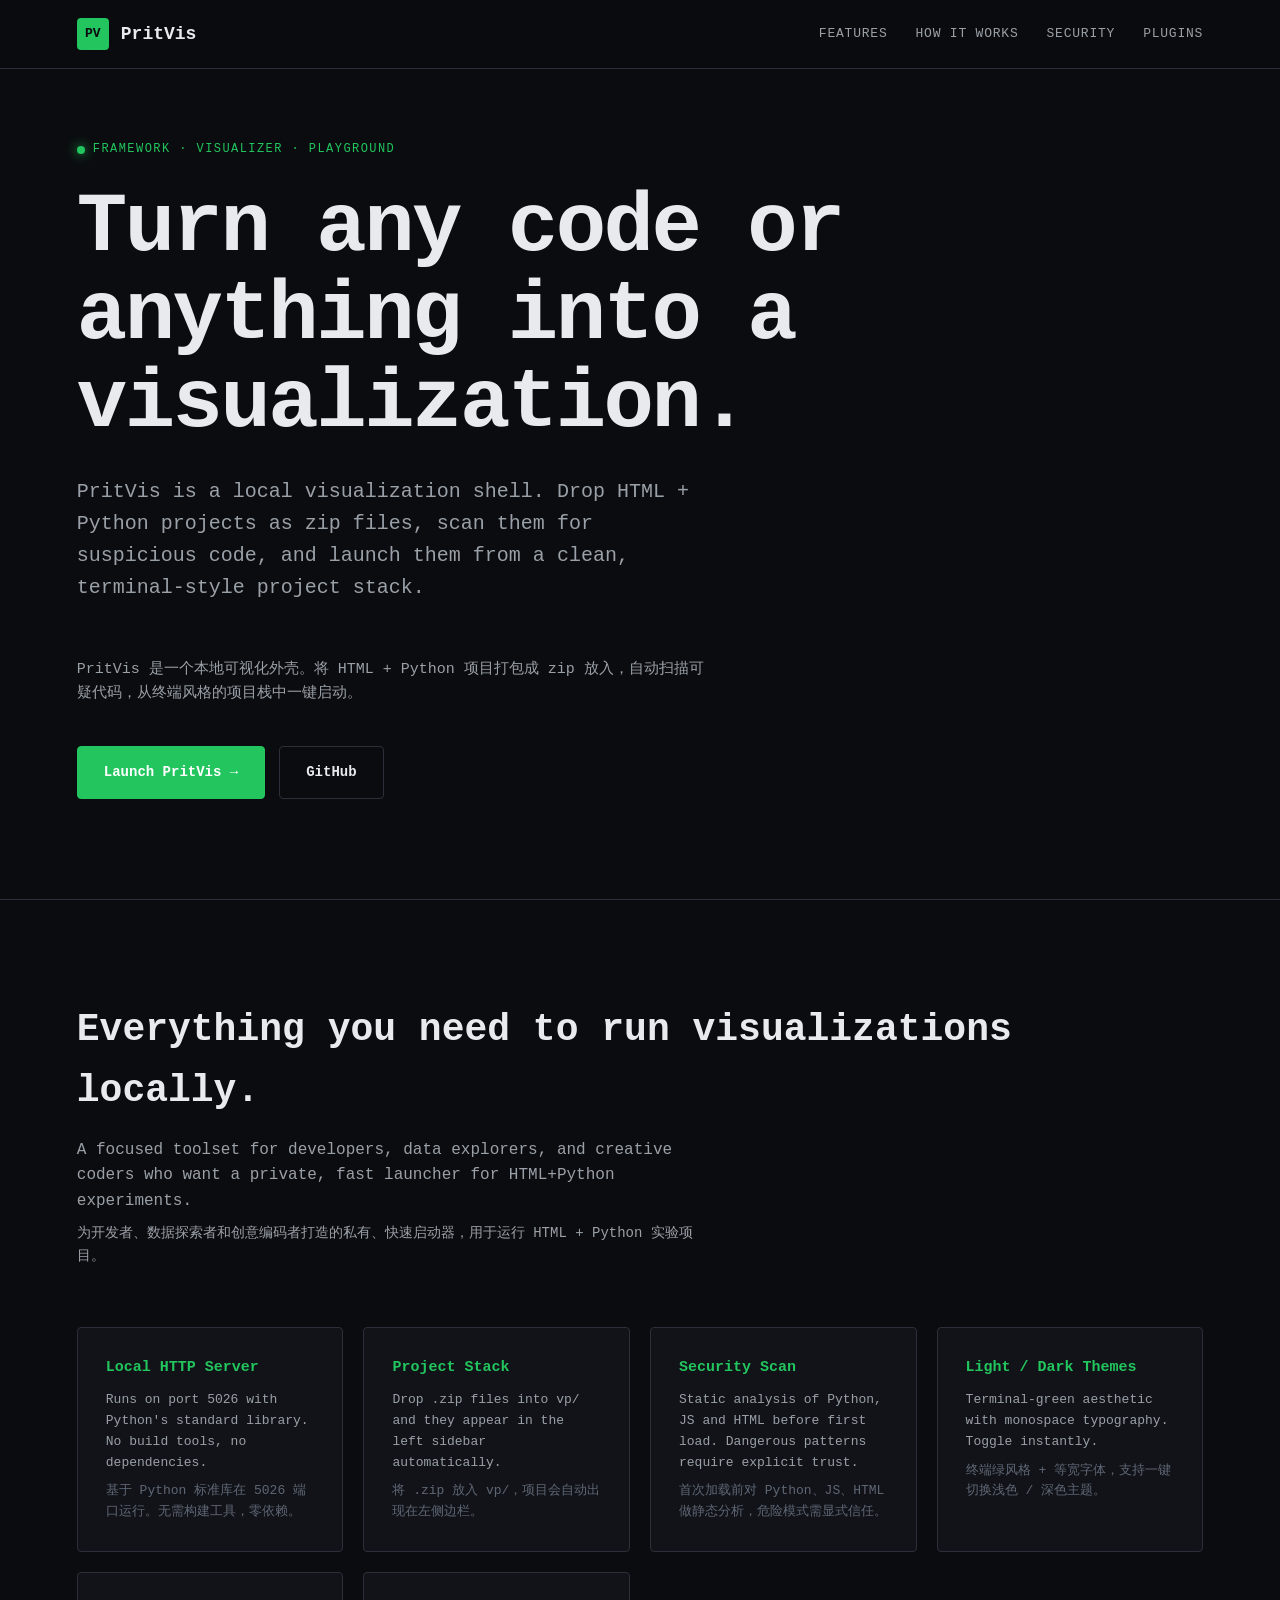
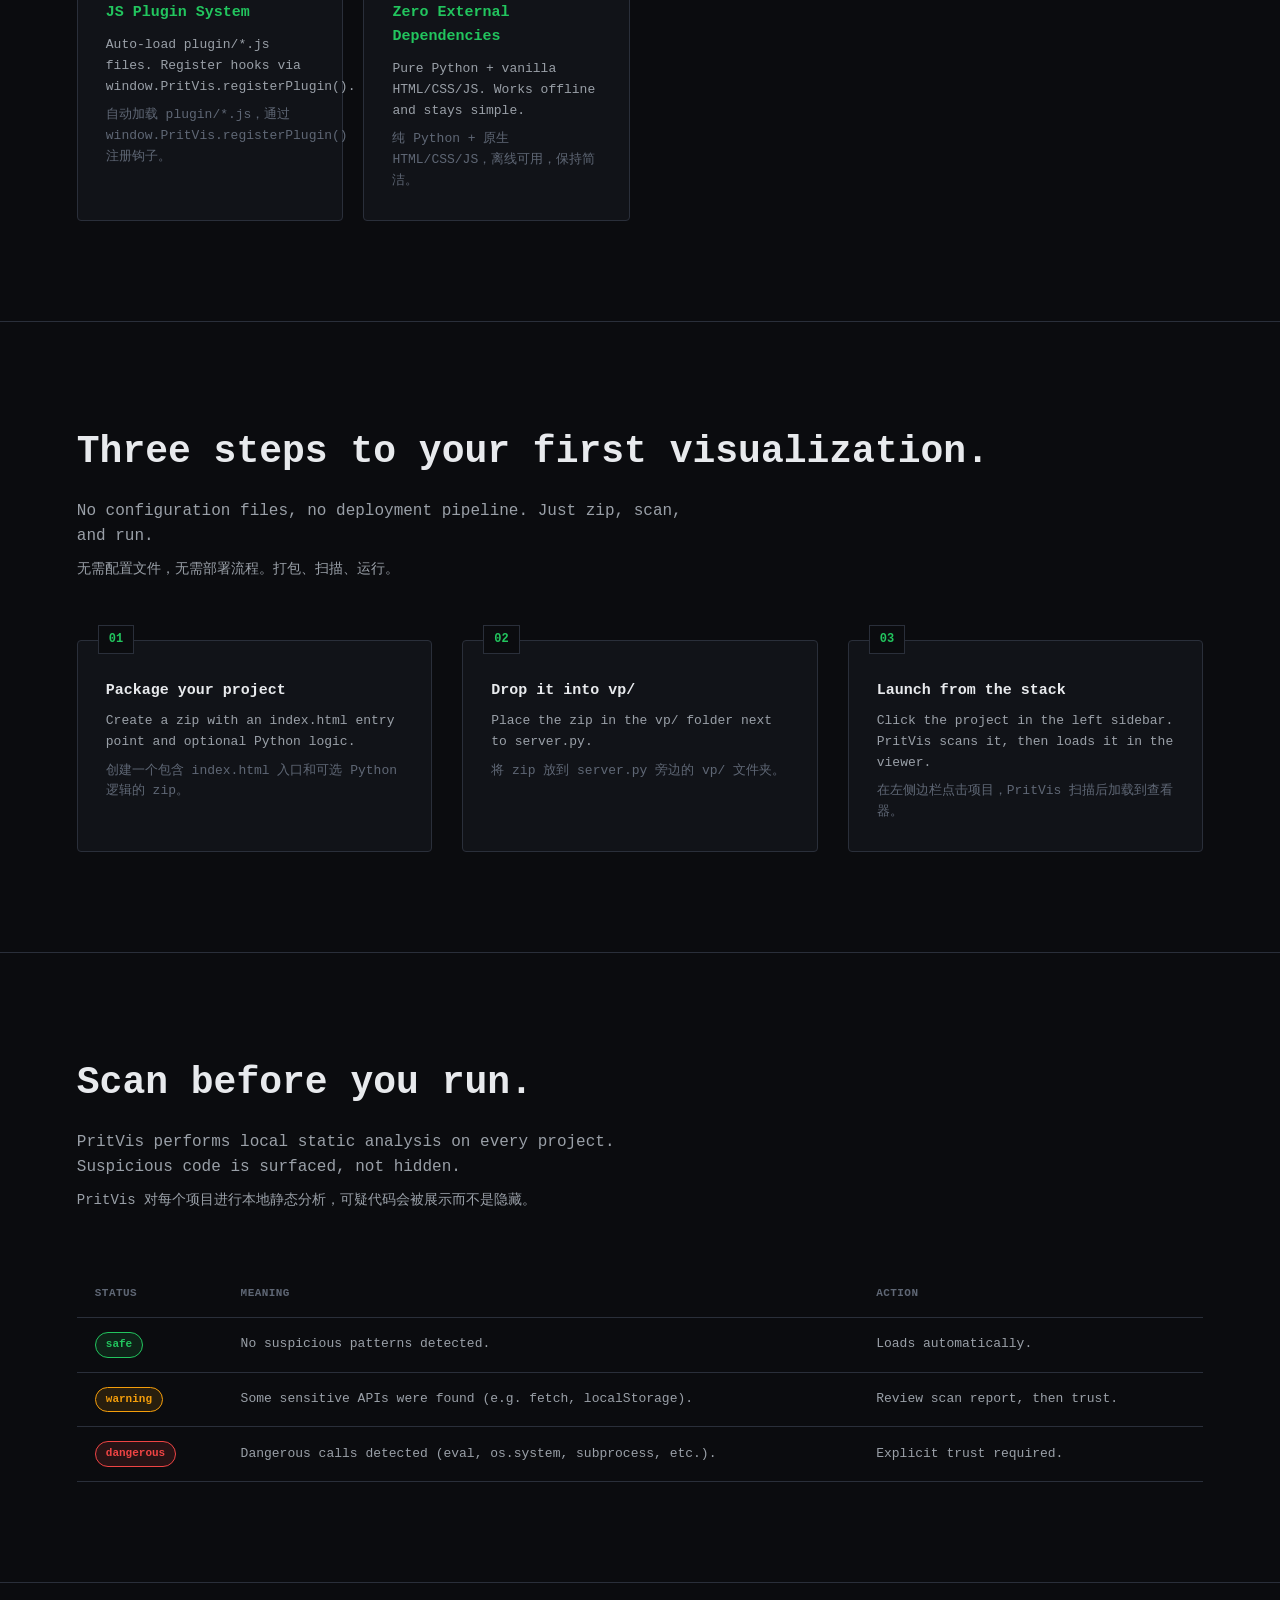
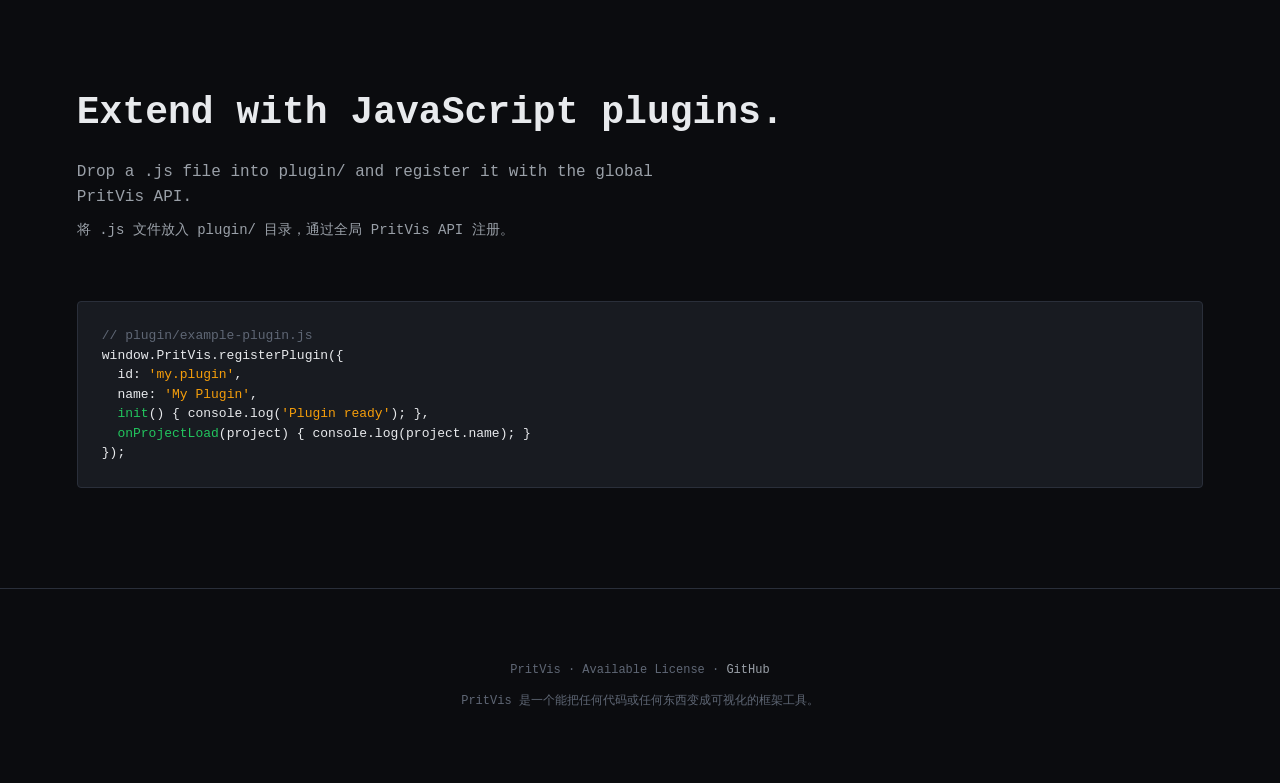
<file: PritVis.html>
<!DOCTYPE html>
<html lang="en">
<head>
    <meta charset="UTF-8">
    <meta name="viewport" content="width=device-width, initial-scale=1.0">
    <title>PritVis — Turn anything into a visualization</title>
    <style>
        :root {
            --bg: #0b0c0f;
            --bg-2: #111318;
            --bg-3: #181b21;
            --border: #2a2f3a;
            --text: #e8eaed;
            --muted: #9aa0a8;
            --faint: #5f6775;
            --accent: #22c55e;
            --accent-dim: #15803d;
            --danger: #ef4444;
            --warning: #f59e0b;
            --mono: "JetBrains Mono", "Fira Code", Consolas, Monaco, "Courier New", monospace;
        }
        * { box-sizing: border-box; }
        html, body {
            margin: 0;
            padding: 0;
            background: var(--bg);
            color: var(--text);
            font-family: var(--mono);
            font-size: 16px;
            line-height: 1.6;
            scroll-behavior: smooth;
        }
        a { color: var(--accent); text-decoration: none; }
        a:hover { text-decoration: underline; }
        code {
            font-family: var(--mono);
            background: var(--bg-3);
            padding: 2px 6px;
            border: 1px solid var(--border);
            border-radius: 2px;
            color: var(--accent);
            font-size: 0.92em;
        }

        /* Nav */
        nav {
            position: fixed;
            top: 0;
            left: 0;
            right: 0;
            z-index: 50;
            display: flex;
            align-items: center;
            justify-content: space-between;
            padding: 18px 6vw;
            background: rgba(11, 12, 15, 0.92);
            border-bottom: 1px solid var(--border);
            backdrop-filter: blur(6px);
        }
        .nav-brand {
            display: flex;
            align-items: center;
            gap: 12px;
            font-weight: 800;
            font-size: 18px;
        }
        .nav-mark {
            width: 32px; height: 32px;
            display: flex; align-items: center; justify-content: center;
            background: var(--accent); color: var(--bg);
            border-radius: 4px; font-size: 13px;
        }
        .nav-links {
            display: flex; gap: 28px;
            font-size: 13px; text-transform: uppercase; letter-spacing: 0.06em;
        }
        .nav-links a { color: var(--muted); }
        .nav-links a:hover { color: var(--text); text-decoration: none; }

        /* Hero */
        .hero {
            min-height: 100vh;
            display: flex;
            flex-direction: column;
            justify-content: center;
            padding: 120px 6vw 80px;
            border-bottom: 1px solid var(--border);
        }
        .hero-label {
            display: inline-flex;
            align-items: center;
            gap: 8px;
            font-size: 12px;
            text-transform: uppercase;
            letter-spacing: 0.12em;
            color: var(--accent);
            margin-bottom: 24px;
        }
        .hero-label::before {
            content: "";
            width: 8px; height: 8px;
            background: var(--accent);
            border-radius: 50%;
            box-shadow: 0 0 12px var(--accent);
        }
        .hero h1 {
            font-size: clamp(42px, 7vw, 84px);
            line-height: 1.05;
            margin: 0 0 28px;
            letter-spacing: -0.03em;
            max-width: 900px;
        }
        .hero p.lead {
            font-size: clamp(16px, 2vw, 20px);
            color: var(--muted);
            max-width: 640px;
            margin: 0 0 40px;
        }
        .hero p.lead.zh {
            margin-top: 14px;
            font-size: 15px;
        }
        .cta-row {
            display: flex;
            gap: 14px;
            flex-wrap: wrap;
        }
        .btn {
            display: inline-flex;
            align-items: center;
            gap: 8px;
            padding: 14px 26px;
            font-family: var(--mono);
            font-size: 14px;
            font-weight: 700;
            border-radius: 4px;
            cursor: pointer;
            border: 1px solid var(--border);
            transition: all 150ms ease;
        }
        .btn-primary {
            background: var(--accent);
            color: #fff;
            border-color: var(--accent);
        }
        .btn-primary:hover {
            background: var(--accent-dim);
            border-color: var(--accent-dim);
        }
        .btn-secondary {
            background: transparent;
            color: var(--text);
        }
        .btn-secondary:hover {
            background: var(--bg-3);
        }

        /* Sections */
        section {
            padding: 100px 6vw;
            border-bottom: 1px solid var(--border);
        }
        .section-head {
            margin-bottom: 60px;
        }
        .section-head h2 {
            font-size: clamp(26px, 3.5vw, 38px);
            margin: 0 0 16px;
        }
        .section-head p {
            color: var(--muted);
            max-width: 620px;
            margin: 0;
        }
        .section-head p.zh {
            margin-top: 8px;
            font-size: 14px;
        }

        /* Feature grid */
        .feature-grid {
            display: grid;
            grid-template-columns: repeat(auto-fit, minmax(260px, 1fr));
            gap: 20px;
        }
        .feature-card {
            background: var(--bg-2);
            border: 1px solid var(--border);
            border-radius: 4px;
            padding: 28px;
            transition: border-color 150ms ease;
        }
        .feature-card:hover { border-color: var(--border); border-left: 3px solid var(--accent); }
        .feature-card h3 {
            font-size: 15px;
            margin: 0 0 10px;
            color: var(--accent);
        }
        .feature-card p {
            margin: 0;
            color: var(--muted);
            font-size: 13px;
            line-height: 1.6;
        }
        .feature-card p.zh { margin-top: 8px; color: var(--faint); }

        /* Steps */
        .steps {
            display: grid;
            grid-template-columns: repeat(auto-fit, minmax(240px, 1fr));
            gap: 30px;
            counter-reset: step;
        }
        .step {
            position: relative;
            padding: 28px;
            background: var(--bg-2);
            border: 1px solid var(--border);
            border-radius: 4px;
        }
        .step::before {
            counter-increment: step;
            content: "0" counter(step);
            position: absolute;
            top: -16px;
            left: 20px;
            background: var(--bg);
            color: var(--accent);
            border: 1px solid var(--border);
            padding: 4px 10px;
            font-size: 12px;
            font-weight: 800;
        }
        .step h3 { margin: 10px 0 8px; font-size: 15px; }
        .step p { margin: 0; color: var(--muted); font-size: 13px; }
        .step p.zh { margin-top: 8px; color: var(--faint); }

        /* Code block */
        .code-block {
            background: var(--bg-3);
            border: 1px solid var(--border);
            border-radius: 4px;
            padding: 24px;
            overflow-x: auto;
            font-size: 13px;
            line-height: 1.5;
        }
        .code-block .comment { color: var(--faint); }
        .code-block .kw { color: var(--accent); }
        .code-block .str { color: var(--warning); }

        /* Security table */
        .status-table {
            width: 100%;
            border-collapse: collapse;
            font-size: 13px;
            margin-top: 20px;
        }
        .status-table th, .status-table td {
            text-align: left;
            padding: 14px 18px;
            border-bottom: 1px solid var(--border);
        }
        .status-table th {
            color: var(--faint);
            text-transform: uppercase;
            letter-spacing: 0.04em;
            font-size: 11px;
        }
        .status-table td { color: var(--muted); }
        .pill {
            display: inline-block;
            padding: 3px 10px;
            border-radius: 999px;
            font-size: 11px;
            font-weight: 700;
            border: 1px solid transparent;
        }
        .pill.safe { background: rgba(34,197,94,0.12); color: var(--accent); border-color: var(--accent); }
        .pill.warn { background: rgba(245,158,11,0.12); color: var(--warning); border-color: var(--warning); }
        .pill.danger { background: rgba(239,68,68,0.12); color: var(--danger); border-color: var(--danger); }

        /* Footer */
        footer {
            padding: 60px 6vw;
            text-align: center;
            color: var(--faint);
            font-size: 12px;
        }
        footer a { color: var(--muted); }

        @media (max-width: 720px) {
            .nav-links { display: none; }
            .hero { padding-top: 100px; }
        }
    </style>
</head>
<body>
    <nav>
        <div class="nav-brand">
            <span class="nav-mark">PV</span>
            <span>PritVis</span>
        </div>
        <div class="nav-links">
            <a href="#features">Features</a>
            <a href="#how">How it works</a>
            <a href="#security">Security</a>
            <a href="#plugins">Plugins</a>
        </div>
    </nav>

    <header class="hero">
        <div class="hero-label">Framework · Visualizer · Playground</div>
        <h1>Turn any code or anything into a visualization.</h1>
        <p class="lead">PritVis is a local visualization shell. Drop HTML + Python projects as zip files, scan them for suspicious code, and launch them from a clean, terminal-style project stack.</p>
        <p class="lead zh">PritVis 是一个本地可视化外壳。将 HTML + Python 项目打包成 zip 放入，自动扫描可疑代码，从终端风格的项目栈中一键启动。</p>
        <div class="cta-row">
            <a href="http://localhost:5026" class="btn btn-primary">Launch PritVis →</a>
            <a href="https://github.com/Developerprit/PritVis" class="btn btn-secondary">GitHub</a>
        </div>
    </header>

    <section id="features">
        <div class="section-head">
            <h2>Everything you need to run visualizations locally.</h2>
            <p>A focused toolset for developers, data explorers, and creative coders who want a private, fast launcher for HTML+Python experiments.</p>
            <p class="zh">为开发者、数据探索者和创意编码者打造的私有、快速启动器，用于运行 HTML + Python 实验项目。</p>
        </div>
        <div class="feature-grid">
            <div class="feature-card">
                <h3>Local HTTP Server</h3>
                <p>Runs on port 5026 with Python's standard library. No build tools, no dependencies.</p>
                <p class="zh">基于 Python 标准库在 5026 端口运行。无需构建工具，零依赖。</p>
            </div>
            <div class="feature-card">
                <h3>Project Stack</h3>
                <p>Drop .zip files into vp/ and they appear in the left sidebar automatically.</p>
                <p class="zh">将 .zip 放入 vp/，项目会自动出现在左侧边栏。</p>
            </div>
            <div class="feature-card">
                <h3>Security Scan</h3>
                <p>Static analysis of Python, JS and HTML before first load. Dangerous patterns require explicit trust.</p>
                <p class="zh">首次加载前对 Python、JS、HTML 做静态分析，危险模式需显式信任。</p>
            </div>
            <div class="feature-card">
                <h3>Light / Dark Themes</h3>
                <p>Terminal-green aesthetic with monospace typography. Toggle instantly.</p>
                <p class="zh">终端绿风格 + 等宽字体，支持一键切换浅色 / 深色主题。</p>
            </div>
            <div class="feature-card">
                <h3>JS Plugin System</h3>
                <p>Auto-load plugin/*.js files. Register hooks via window.PritVis.registerPlugin().</p>
                <p class="zh">自动加载 plugin/*.js，通过 window.PritVis.registerPlugin() 注册钩子。</p>
            </div>
            <div class="feature-card">
                <h3>Zero External Dependencies</h3>
                <p>Pure Python + vanilla HTML/CSS/JS. Works offline and stays simple.</p>
                <p class="zh">纯 Python + 原生 HTML/CSS/JS，离线可用，保持简洁。</p>
            </div>
        </div>
    </section>

    <section id="how">
        <div class="section-head">
            <h2>Three steps to your first visualization.</h2>
            <p>No configuration files, no deployment pipeline. Just zip, scan, and run.</p>
            <p class="zh">无需配置文件，无需部署流程。打包、扫描、运行。</p>
        </div>
        <div class="steps">
            <div class="step">
                <h3>Package your project</h3>
                <p>Create a zip with an index.html entry point and optional Python logic.</p>
                <p class="zh">创建一个包含 index.html 入口和可选 Python 逻辑的 zip。</p>
            </div>
            <div class="step">
                <h3>Drop it into vp/</h3>
                <p>Place the zip in the vp/ folder next to server.py.</p>
                <p class="zh">将 zip 放到 server.py 旁边的 vp/ 文件夹。</p>
            </div>
            <div class="step">
                <h3>Launch from the stack</h3>
                <p>Click the project in the left sidebar. PritVis scans it, then loads it in the viewer.</p>
                <p class="zh">在左侧边栏点击项目，PritVis 扫描后加载到查看器。</p>
            </div>
        </div>
    </section>

    <section id="security">
        <div class="section-head">
            <h2>Scan before you run.</h2>
            <p>PritVis performs local static analysis on every project. Suspicious code is surfaced, not hidden.</p>
            <p class="zh">PritVis 对每个项目进行本地静态分析，可疑代码会被展示而不是隐藏。</p>
        </div>
        <table class="status-table">
            <thead>
                <tr>
                    <th>Status</th>
                    <th>Meaning</th>
                    <th>Action</th>
                </tr>
            </thead>
            <tbody>
                <tr>
                    <td><span class="pill safe">safe</span></td>
                    <td>No suspicious patterns detected.</td>
                    <td>Loads automatically.</td>
                </tr>
                <tr>
                    <td><span class="pill warn">warning</span></td>
                    <td>Some sensitive APIs were found (e.g. fetch, localStorage).</td>
                    <td>Review scan report, then trust.</td>
                </tr>
                <tr>
                    <td><span class="pill danger">dangerous</span></td>
                    <td>Dangerous calls detected (eval, os.system, subprocess, etc.).</td>
                    <td>Explicit trust required.</td>
                </tr>
            </tbody>
        </table>
    </section>

    <section id="plugins">
        <div class="section-head">
            <h2>Extend with JavaScript plugins.</h2>
            <p>Drop a .js file into plugin/ and register it with the global PritVis API.</p>
            <p class="zh">将 .js 文件放入 plugin/ 目录，通过全局 PritVis API 注册。</p>
        </div>
        <div class="code-block">
            <span class="comment">// plugin/example-plugin.js</span><br>
            window.PritVis.registerPlugin({<br>
            &nbsp;&nbsp;id: <span class="str">'my.plugin'</span>,<br>
            &nbsp;&nbsp;name: <span class="str">'My Plugin'</span>,<br>
            &nbsp;&nbsp;<span class="kw">init</span>() { console.log(<span class="str">'Plugin ready'</span>); },<br>
            &nbsp;&nbsp;<span class="kw">onProjectLoad</span>(project) { console.log(project.name); }<br>
            });
        </div>
    </section>

    <footer>
        <p>PritVis · Available License · <a href="https://github.com/Developerprit/PritVis">GitHub</a></p>
        <p style="margin-top:8px;">PritVis 是一个能把任何代码或任何东西变成可视化的框架工具。</p>
    </footer>
</body>
</html>
</file>
